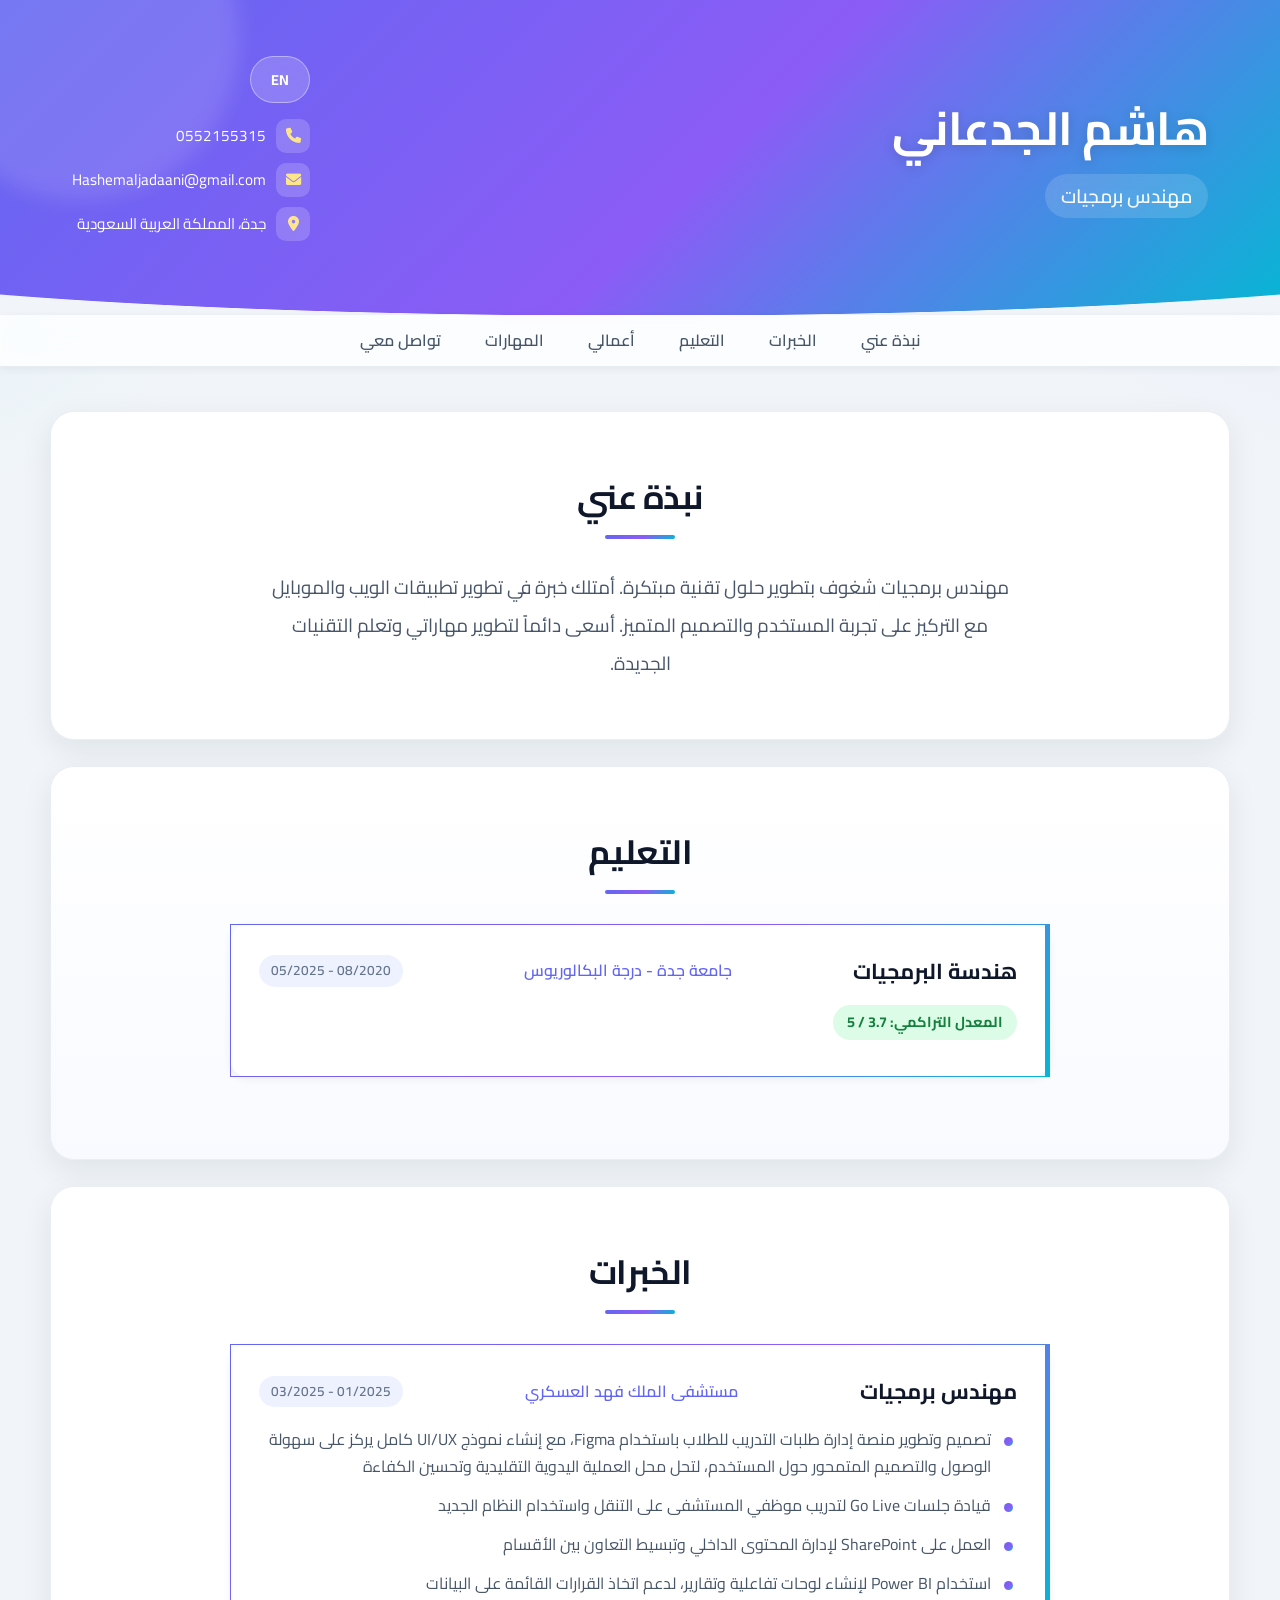
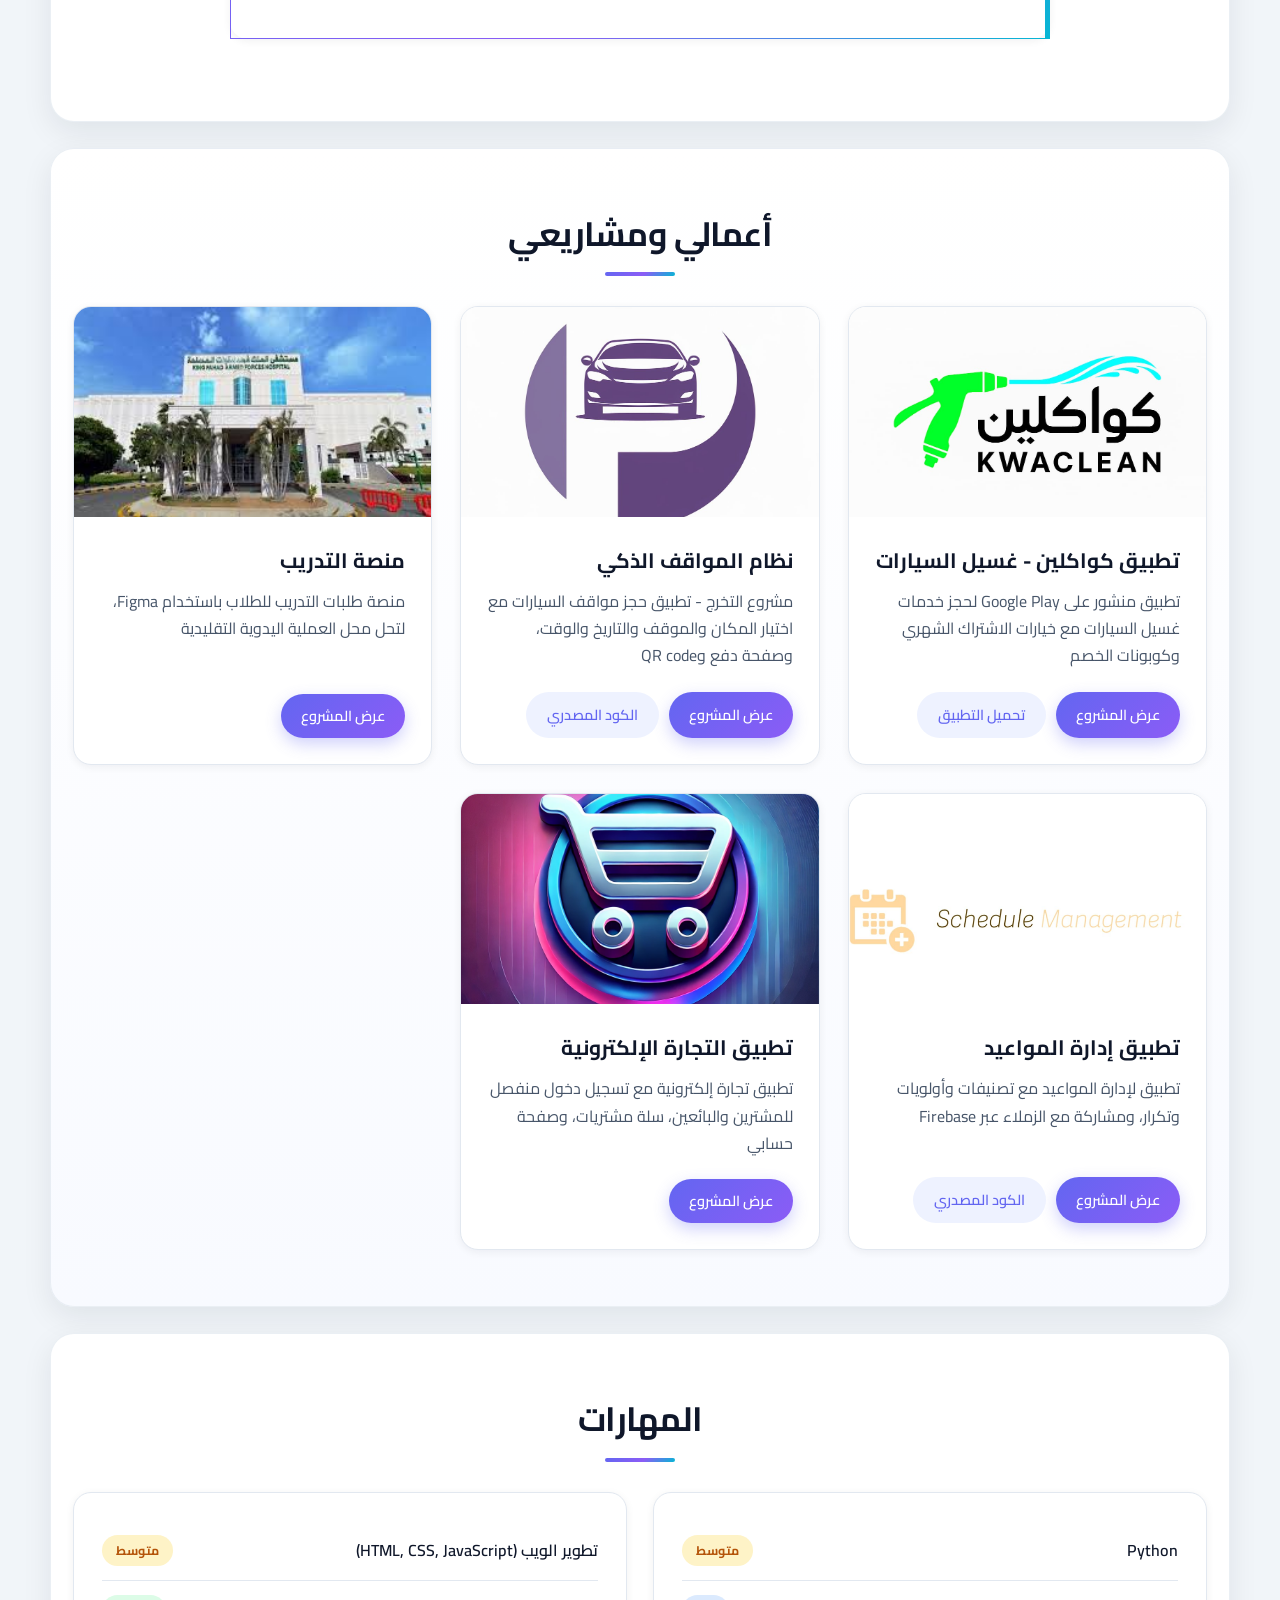
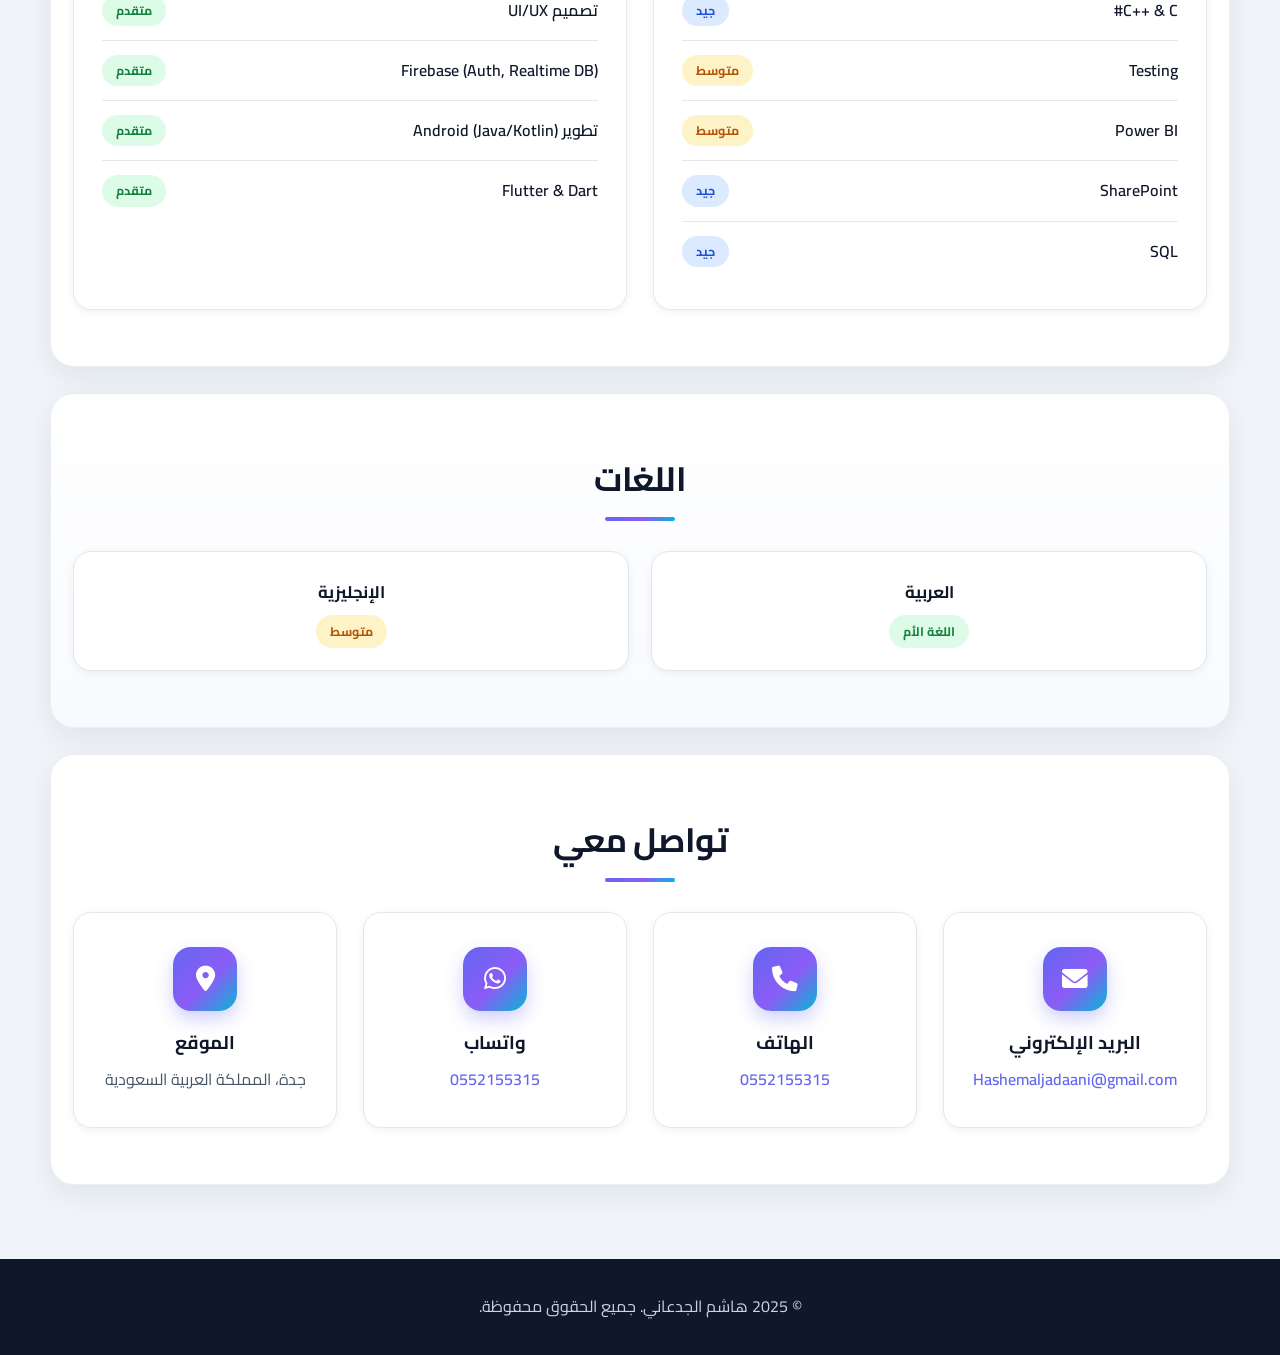
<file: index.html>
<!DOCTYPE html>
<html lang="ar" dir="rtl">
<head>
    <meta charset="UTF-8">
    <meta name="viewport" content="width=device-width, initial-scale=1.0">
    <title data-ar="هاشم الجدعاني - مهندس برمجيات" data-en="Hashim Aljadaani - Software Engineer">هاشم الجدعاني - مهندس برمجيات</title>
    <link rel="stylesheet" href="styles.css?v=2">
    <link href="https://fonts.googleapis.com/css2?family=Cairo:wght@300;400;600;700&display=swap" rel="stylesheet">
    <link rel="stylesheet" href="https://cdnjs.cloudflare.com/ajax/libs/font-awesome/6.0.0/css/all.min.css">
</head>
<body>
    <!-- Header Section -->
    <header class="header">
        <div class="container">
            <div class="header-content">
                <div class="header-left">
                    <h1 class="name" data-ar="هاشم الجدعاني" data-en="Hashim Aljadaani">هاشم الجدعاني</h1>
                    <p class="title" data-ar="مهندس برمجيات" data-en="Software Engineer">مهندس برمجيات</p>
                </div>
                <div class="header-right">
                    <div class="language-toggle">
                        <button id="langToggle" class="lang-btn">
                            <span class="lang-text" data-ar="EN" data-en="عربي">EN</span>
                        </button>
                    </div>
                    <div class="contact-info">
                        <div class="contact-item">
                            <i class="fas fa-phone"></i>
                            <a href="tel:0552155315" style="color: white; text-decoration: none;">0552155315</a>
                        </div>
                        <div class="contact-item">
                            <i class="fas fa-envelope"></i>
                            <a href="mailto:Hashemaljadaani@gmail.com" style="color: white; text-decoration: none;">Hashemaljadaani@gmail.com</a>
                        </div>
                        <div class="contact-item">
                            <i class="fas fa-map-marker-alt"></i>
                            <span data-ar="جدة، المملكة العربية السعودية" data-en="Jeddah, Saudi Arabia">جدة، المملكة العربية السعودية</span>
                        </div>
                    </div>
                </div>
            </div>
        </div>
    </header>

    <!-- Navigation -->
    <nav class="navbar">
        <div class="container">
            <ul class="nav-links">
                <li><a href="#about" class="nav-link" data-ar="نبذة عني" data-en="About">نبذة عني</a></li>
                <li><a href="#experience" class="nav-link" data-ar="الخبرات" data-en="Experience">الخبرات</a></li>
                <li><a href="#education" class="nav-link" data-ar="التعليم" data-en="Education">التعليم</a></li>
                <li><a href="#portfolio" class="nav-link" data-ar="أعمالي" data-en="Portfolio">أعمالي</a></li>
                <li><a href="#skills" class="nav-link" data-ar="المهارات" data-en="Skills">المهارات</a></li>
                <li><a href="#contact" class="nav-link" data-ar="تواصل معي" data-en="Contact">تواصل معي</a></li>
            </ul>
        </div>
    </nav>

    <!-- Main Content -->
    <main>
        <!-- About Section -->
        <section id="about" class="section">
            <div class="container">
                <h2 class="section-title" data-ar="نبذة عني" data-en="About Me">نبذة عني</h2>
                <div class="about-content">
                    <div class="about-text">
                        <p data-ar="مهندس برمجيات شغوف بتطوير حلول تقنية مبتكرة. أمتلك خبرة في تطوير تطبيقات الويب والموبايل مع التركيز على تجربة المستخدم والتصميم المتميز. أسعى دائماً لتطوير مهاراتي وتعلم التقنيات الجديدة." data-en="Passionate software engineer with expertise in developing innovative technical solutions. I have experience in web and mobile application development with a focus on user experience and excellent design. I always strive to develop my skills and learn new technologies.">مهندس برمجيات شغوف بتطوير حلول تقنية مبتكرة. أمتلك خبرة في تطوير تطبيقات الويب والموبايل مع التركيز على تجربة المستخدم والتصميم المتميز. أسعى دائماً لتطوير مهاراتي وتعلم التقنيات الجديدة.</p>
                    </div>
                </div>
            </div>
        </section>

        <!-- Education Section -->
        <section id="education" class="section">
            <div class="container">
                <h2 class="section-title" data-ar="التعليم" data-en="Education">التعليم</h2>
                <div class="timeline">
                    <div class="timeline-item">
                        <div class="timeline-content">
                            <div class="timeline-header">
                                <h3 data-ar="هندسة البرمجيات" data-en="Software Engineering">هندسة البرمجيات</h3>
                                <span class="company" data-ar="جامعة جدة - درجة البكالوريوس" data-en="Jeddah University - Bachelor's Degree">جامعة جدة - درجة البكالوريوس</span>
                                <span class="date">08/2020 - 05/2025</span>
                            </div>
                            <div class="gpa" data-ar="المعدل التراكمي: 3.7 / 5" data-en="GPA: 3.7 / 5">المعدل التراكمي: 3.7 / 5</div>
                        </div>
                    </div>
                </div>
            </div>
        </section>

        <!-- Experience Section -->
        <section id="experience" class="section">
            <div class="container">
                <h2 class="section-title" data-ar="الخبرات" data-en="Experience">الخبرات</h2>
                <div class="timeline">
                    <div class="timeline-item">
                        <div class="timeline-content">
                            <div class="timeline-header">
                                <h3 data-ar="مهندس برمجيات" data-en="Software Engineer">مهندس برمجيات</h3>
                                <span class="company" data-ar="مستشفى الملك فهد العسكري" data-en="King Fahd Military Hospital">مستشفى الملك فهد العسكري</span>
                                <span class="date">01/2025 - 03/2025</span>
                            </div>
                            <ul class="timeline-details">
                                <li data-ar="تصميم وتطوير منصة إدارة طلبات التدريب للطلاب باستخدام Figma، مع إنشاء نموذج UI/UX كامل يركز على سهولة الوصول والتصميم المتمحور حول المستخدم، لتحل محل العملية اليدوية التقليدية وتحسين الكفاءة" data-en="Design and development of a training request management platform for students using Figma, creating a complete UI/UX model focused on accessibility and user-centered design, to replace the traditional manual process and improve efficiency">تصميم وتطوير منصة إدارة طلبات التدريب للطلاب باستخدام Figma، مع إنشاء نموذج UI/UX كامل يركز على سهولة الوصول والتصميم المتمحور حول المستخدم، لتحل محل العملية اليدوية التقليدية وتحسين الكفاءة</li>
                                <li data-ar="قيادة جلسات Go Live لتدريب موظفي المستشفى على التنقل واستخدام النظام الجديد" data-en="Leading Go Live sessions to train hospital staff on navigating and using the new system">قيادة جلسات Go Live لتدريب موظفي المستشفى على التنقل واستخدام النظام الجديد</li>
                                <li data-ar="العمل على SharePoint لإدارة المحتوى الداخلي وتبسيط التعاون بين الأقسام" data-en="Working on SharePoint for internal content management and simplifying collaboration between departments">العمل على SharePoint لإدارة المحتوى الداخلي وتبسيط التعاون بين الأقسام</li>
                                <li data-ar="استخدام Power BI لإنشاء لوحات تفاعلية وتقارير، لدعم اتخاذ القرارات القائمة على البيانات" data-en="Using Power BI to create interactive dashboards and reports, supporting data-driven decision making">استخدام Power BI لإنشاء لوحات تفاعلية وتقارير، لدعم اتخاذ القرارات القائمة على البيانات</li>
                            </ul>
                        </div>
                    </div>
                </div>
            </div>
        </section>

        <!-- Portfolio Section -->
        <section id="portfolio" class="section">
            <div class="container">
                <h2 class="section-title" data-ar="أعمالي ومشاريعي" data-en="My Work & Projects">أعمالي ومشاريعي</h2>
                <div class="portfolio-grid">
                    <div class="portfolio-item">
                        <div class="portfolio-image">
                            <img src="images/projects/kawakeleen-main.jpg" alt="تطبيق كواكلين" onerror="this.src='https://via.placeholder.com/400x300/00CED1/FFFFFF?text=كواكلين+غسيل+السيارات'">
                        </div>
                        <div class="portfolio-content">
                            <h3 data-ar="تطبيق كواكلين - غسيل السيارات" data-en="Kwaclean App - Car Wash">تطبيق كواكلين - غسيل السيارات</h3>
                            <p data-ar="تطبيق منشور على Google Play لحجز خدمات غسيل السيارات مع خيارات الاشتراك الشهري وكوبونات الخصم" data-en="A published app on Google Play for booking car wash services with monthly subscription options and discount coupons">تطبيق منشور على Google Play لحجز خدمات غسيل السيارات مع خيارات الاشتراك الشهري وكوبونات الخصم</p>
                            <div class="portfolio-links">
                                <a href="project-details.html?project=kawakeleen" class="btn btn-primary" data-ar="عرض المشروع" data-en="View Project">عرض المشروع</a>
                                <a href="https://play.google.com/store/apps/details?id=com.kwaclean.app&pcampaignid=web_share" target="_blank" class="btn btn-secondary" data-ar="تحميل التطبيق" data-en="Download App">تحميل التطبيق</a>
                            </div>
                        </div>
                    </div>

                    <div class="portfolio-item">
                        <div class="portfolio-image">
                            <img src="images/projects/parking-main.jpg" alt="نظام المواقف الذكي" onerror="this.src='https://via.placeholder.com/400x300/50C878/FFFFFF?text=نظام+المواقف+الذكي'">
                        </div>
                        <div class="portfolio-content">
                            <h3 data-ar="نظام المواقف الذكي" data-en="Smart Parking System">نظام المواقف الذكي</h3>
                            <p data-ar="مشروع التخرج - تطبيق حجز مواقف السيارات مع اختيار المكان والموقف والتاريخ والوقت، وصفحة دفع وQR code" data-en="Graduation project - Car parking reservation app with location, spot, date and time selection, payment page and QR code">مشروع التخرج - تطبيق حجز مواقف السيارات مع اختيار المكان والموقف والتاريخ والوقت، وصفحة دفع وQR code</p>
                            <div class="portfolio-links">
                                <a href="project-details.html?project=parking" class="btn btn-primary" data-ar="عرض المشروع" data-en="View Project">عرض المشروع</a>
                                <a href="https://github.com/Hashemaljadani/CarParkingApp" target="_blank" class="btn btn-secondary" data-ar="الكود المصدري" data-en="Source Code">الكود المصدري</a>
                            </div>
                        </div>
                    </div>

                    <div class="portfolio-item">
                        <div class="portfolio-image">
                            <img src="images/projects/training-main.jpg" alt="منصة التدريب" onerror="this.src='https://via.placeholder.com/400x300/9B59B6/FFFFFF?text=منصة+التدريب'">
                        </div>
                        <div class="portfolio-content">
                            <h3 data-ar="منصة التدريب" data-en="Training Platform">منصة التدريب</h3>
                            <p data-ar="منصة طلبات التدريب للطلاب باستخدام Figma، لتحل محل العملية اليدوية التقليدية" data-en="Training request platform for students using Figma, to replace the traditional manual process">منصة طلبات التدريب للطلاب باستخدام Figma، لتحل محل العملية اليدوية التقليدية</p>
                            <div class="portfolio-links">
                                <a href="project-details.html?project=training" class="btn btn-primary" data-ar="عرض المشروع" data-en="View Project">عرض المشروع</a>
                            </div>
                        </div>
                    </div>

                    <div class="portfolio-item">
                        <div class="portfolio-image">
                            <img src="images/projects/appointments-main.jpg" alt="تطبيق إدارة المواعيد" onerror="this.src='https://via.placeholder.com/400x300/FF8C00/FFFFFF?text=إدارة+المواعيد'">
                        </div>
                        <div class="portfolio-content">
                            <h3 data-ar="تطبيق إدارة المواعيد" data-en="Appointment Management App">تطبيق إدارة المواعيد</h3>
                            <p data-ar="تطبيق لإدارة المواعيد مع تصنيفات وأولويات وتكرار، ومشاركة مع الزملاء عبر Firebase" data-en="App for managing appointments with categories, priorities, repetition, and sharing with colleagues via Firebase">تطبيق لإدارة المواعيد مع تصنيفات وأولويات وتكرار، ومشاركة مع الزملاء عبر Firebase</p>
                            <div class="portfolio-links">
                                <a href="project-details.html?project=appointments" class="btn btn-primary" data-ar="عرض المشروع" data-en="View Project">عرض المشروع</a>
                                <a href="https://github.com/Hashemaljadani/ScheduleManagment" target="_blank" class="btn btn-secondary" data-ar="الكود المصدري" data-en="Source Code">الكود المصدري</a>
                            </div>
                        </div>
                    </div>

                    <div class="portfolio-item">
                        <div class="portfolio-image">
                            <img src="images/projects/ecommerce-main.webp" alt="تطبيق التجارة الإلكترونية" onerror="this.src='https://via.placeholder.com/400x300/4A90E2/FFFFFF?text=تطبيق+التجارة+الإلكترونية'">
                        </div>
                        <div class="portfolio-content">
                            <h3 data-ar="تطبيق التجارة الإلكترونية" data-en="E-commerce Application">تطبيق التجارة الإلكترونية</h3>
                            <p data-ar="تطبيق تجارة إلكترونية مع تسجيل دخول منفصل للمشترين والبائعين، سلة مشتريات، وصفحة حسابي" data-en="E-commerce application with separate login for buyers and sellers, shopping cart, and account page">تطبيق تجارة إلكترونية مع تسجيل دخول منفصل للمشترين والبائعين، سلة مشتريات، وصفحة حسابي</p>
                            <div class="portfolio-links">
                                <a href="project-details.html?project=ecommerce" class="btn btn-primary" data-ar="عرض المشروع" data-en="View Project">عرض المشروع</a>
                            </div>
                        </div>
                    </div>
                </div>
            </div>
        </section>

        <!-- Skills Section -->
        <section id="skills" class="section">
            <div class="container">
                <h2 class="section-title" data-ar="المهارات" data-en="Skills">المهارات</h2>
                <div class="skills-grid">
                    <div class="skills-column">
                        <div class="skill-item">
                            <span class="skill-name">Python</span>
                            <span class="skill-level intermediate" data-ar="متوسط" data-en="Intermediate">متوسط</span>
                        </div>
                        <div class="skill-item">
                            <span class="skill-name">C++ & C#</span>
                            <span class="skill-level basic" data-ar="جيد" data-en="Good">جيد</span>
                        </div>
                        <div class="skill-item">
                            <span class="skill-name">Testing</span>
                            <span class="skill-level intermediate" data-ar="متوسط" data-en="Intermediate">متوسط</span>
                        </div>
                        <div class="skill-item">
                            <span class="skill-name">Power BI</span>
                            <span class="skill-level intermediate" data-ar="متوسط" data-en="Intermediate">متوسط</span>
                        </div>
                        <div class="skill-item">
                            <span class="skill-name">SharePoint</span>
                            <span class="skill-level basic" data-ar="جيد" data-en="Good">جيد</span>
                        </div>
                        <div class="skill-item">
                            <span class="skill-name">SQL</span>
                            <span class="skill-level basic" data-ar="جيد" data-en="Good">جيد</span>
                        </div>
                    </div>
                    <div class="skills-column">
                        <div class="skill-item">
                            <span class="skill-name" data-ar="تطوير الويب (HTML, CSS, JavaScript)" data-en="Web Development (HTML, CSS, JavaScript)">تطوير الويب (HTML, CSS, JavaScript)</span>
                            <span class="skill-level intermediate" data-ar="متوسط" data-en="Intermediate">متوسط</span>
                        </div>
                        <div class="skill-item">
                            <span class="skill-name" data-ar="تصميم UI/UX" data-en="UI/UX Design">تصميم UI/UX</span>
                            <span class="skill-level advanced" data-ar="متقدم" data-en="Advanced">متقدم</span>
                        </div>
                        <div class="skill-item">
                            <span class="skill-name">Firebase (Auth, Realtime DB)</span>
                            <span class="skill-level advanced" data-ar="متقدم" data-en="Advanced">متقدم</span>
                        </div>
                        <div class="skill-item">
                            <span class="skill-name" data-ar="تطوير Android (Java/Kotlin)" data-en="Android Development (Java/Kotlin)">تطوير Android (Java/Kotlin)</span>
                            <span class="skill-level advanced" data-ar="متقدم" data-en="Advanced">متقدم</span>
                        </div>
                        <div class="skill-item">
                            <span class="skill-name">Flutter & Dart</span>
                            <span class="skill-level advanced" data-ar="متقدم" data-en="Advanced">متقدم</span>
                        </div>
                    </div>
                </div>
            </div>
        </section>

        <!-- Languages Section -->
        <section id="languages" class="section">
            <div class="container">
                <h2 class="section-title" data-ar="اللغات" data-en="Languages">اللغات</h2>
                <div class="languages-grid">
                    <div class="language-item">
                        <span class="language-name" data-ar="العربية" data-en="Arabic">العربية</span>
                        <span class="language-level native" data-ar="اللغة الأم" data-en="Native">اللغة الأم</span>
                    </div>
                    <div class="language-item">
                        <span class="language-name" data-ar="الإنجليزية" data-en="English">الإنجليزية</span>
                        <span class="language-level intermediate" data-ar="متوسط" data-en="Intermediate">متوسط</span>
                    </div>
                </div>
            </div>
        </section>

        <!-- Contact Section -->
        <section id="contact" class="section">
            <div class="container">
                <h2 class="section-title" data-ar="تواصل معي" data-en="Contact Me">تواصل معي</h2>
                <div class="contact-grid">
                    <div class="contact-card">
                        <i class="fas fa-envelope"></i>
                        <h3 data-ar="البريد الإلكتروني" data-en="Email">البريد الإلكتروني</h3>
                        <p><a href="mailto:Hashemaljadaani@gmail.com" style="color: #667eea; text-decoration: none;">Hashemaljadaani@gmail.com</a></p>
                    </div>
                    <div class="contact-card">
                        <i class="fas fa-phone"></i>
                        <h3 data-ar="الهاتف" data-en="Phone">الهاتف</h3>
                        <p><a href="tel:0552155315" style="color: #667eea; text-decoration: none;">0552155315</a></p>
                    </div>
                    <div class="contact-card">
                        <i class="fab fa-whatsapp"></i>
                        <h3 data-ar="واتساب" data-en="WhatsApp">واتساب</h3>
                        <p><a href="https://wa.me/966552155315" target="_blank" style="color: #667eea; text-decoration: none;">0552155315</a></p>
                    </div>
                    <div class="contact-card">
                        <i class="fas fa-map-marker-alt"></i>
                        <h3 data-ar="الموقع" data-en="Location">الموقع</h3>
                        <p data-ar="جدة، المملكة العربية السعودية" data-en="Jeddah, Saudi Arabia">جدة، المملكة العربية السعودية</p>
                    </div>
                </div>
            </div>
        </section>
    </main>

    <!-- Footer -->
    <footer class="footer">
        <div class="container">
            <p data-ar="&copy; 2025 هاشم الجدعاني. جميع الحقوق محفوظة." data-en="&copy; 2025 Hashim Aljadaani. All rights reserved.">&copy; 2025 هاشم الجدعاني. جميع الحقوق محفوظة.</p>
        </div>
    </footer>

    <script src="script.js"></script>
</body>
</html>
</file>
<file: styles.css>
/* ===== Design System / Tokens ===== */
:root {
    --brand-1: #6366f1;
    --brand-2: #8b5cf6;
    --brand-3: #06b6d4;
    --grad: linear-gradient(135deg, #6366f1 0%, #8b5cf6 55%, #06b6d4 100%);
    --grad-soft: linear-gradient(135deg, #6366f1 0%, #8b5cf6 100%);
    --ink: #0f172a;
    --ink-soft: #475569;
    --muted: #64748b;
    --line: #e2e8f0;
    --bg: #f1f5f9;
    --card: #ffffff;
    --radius: 18px;
    --radius-sm: 12px;
    --shadow-sm: 0 2px 8px rgba(15, 23, 42, 0.06);
    --shadow: 0 10px 30px rgba(15, 23, 42, 0.08);
    --shadow-lg: 0 24px 50px rgba(99, 102, 241, 0.18);
    --ease: cubic-bezier(0.22, 1, 0.36, 1);
}

/* ===== Reset ===== */
* { margin: 0; padding: 0; box-sizing: border-box; }

html { scroll-behavior: smooth; }

body {
    font-family: 'Cairo', sans-serif;
    line-height: 1.7;
    color: var(--ink);
    background: var(--bg);
    background-image:
        radial-gradient(60rem 60rem at 110% -10%, rgba(99, 102, 241, 0.10), transparent 60%),
        radial-gradient(50rem 50rem at -10% 10%, rgba(6, 182, 212, 0.08), transparent 55%);
    background-attachment: fixed;
    -webkit-font-smoothing: antialiased;
}

.container { max-width: 1180px; margin: 0 auto; padding: 0 22px; }

::selection { background: rgba(99, 102, 241, 0.25); }

/* ===== Header ===== */
.header {
    background: var(--grad);
    color: white;
    padding: 56px 0 64px;
    position: relative;
    overflow: hidden;
}

.header::after {
    content: '';
    position: absolute;
    inset: auto 0 -1px 0;
    height: 70px;
    background: var(--bg);
    -webkit-mask: radial-gradient(70% 100% at 50% 0, transparent 99%, #000) ;
            mask: radial-gradient(70% 100% at 50% 0, transparent 99%, #000);
}

.header::before {
    content: '';
    position: absolute;
    width: 320px; height: 320px;
    top: -120px; left: -80px;
    background: rgba(255, 255, 255, 0.12);
    border-radius: 50%;
    filter: blur(10px);
}

.header-content {
    display: flex;
    justify-content: space-between;
    align-items: center;
    flex-wrap: wrap;
    gap: 24px;
    position: relative;
    z-index: 1;
}

.header-left .name {
    font-size: 2.9rem;
    font-weight: 700;
    margin-bottom: 6px;
    letter-spacing: -0.5px;
    text-shadow: 0 2px 12px rgba(0, 0, 0, 0.15);
}

.header-left .title {
    font-size: 1.2rem;
    opacity: 0.95;
    font-weight: 600;
    display: inline-flex;
    align-items: center;
    gap: 8px;
    background: rgba(255, 255, 255, 0.15);
    padding: 6px 16px;
    border-radius: 999px;
    backdrop-filter: blur(8px);
}

.contact-info { text-align: right; }

.contact-item {
    display: flex;
    align-items: center;
    gap: 10px;
    margin-bottom: 10px;
    font-size: 0.95rem;
    transition: transform 0.25s var(--ease);
}

.contact-item:hover { transform: translateX(-4px); }
html[lang="en"] .contact-item:hover { transform: translateX(4px); }

.contact-item a { color: #fff; text-decoration: none; }
.contact-item a:hover { text-decoration: underline; }

.contact-item i {
    width: 34px; height: 34px;
    display: inline-flex;
    align-items: center;
    justify-content: center;
    background: rgba(255, 255, 255, 0.18);
    border-radius: 10px;
    color: #fde68a;
}

/* ===== Language Toggle ===== */
.language-toggle { margin-bottom: 16px; }

.lang-btn {
    background: rgba(255, 255, 255, 0.18);
    border: 1.5px solid rgba(255, 255, 255, 0.4);
    color: white;
    padding: 9px 20px;
    border-radius: 999px;
    cursor: pointer;
    font-weight: 700;
    font-size: 0.9rem;
    transition: all 0.3s var(--ease);
    backdrop-filter: blur(10px);
}

.lang-btn:hover {
    background: rgba(255, 255, 255, 0.95);
    color: var(--brand-1);
    transform: translateY(-2px);
    box-shadow: 0 8px 18px rgba(0, 0, 0, 0.18);
}

.lang-text { font-family: 'Cairo', sans-serif; }

/* ===== Navigation ===== */
.navbar {
    background: rgba(255, 255, 255, 0.8);
    backdrop-filter: saturate(180%) blur(14px);
    box-shadow: var(--shadow-sm);
    border-bottom: 1px solid rgba(226, 232, 240, 0.8);
    position: sticky;
    top: 0;
    z-index: 1000;
    transition: transform 0.35s var(--ease);
}

.navbar.navbar-hidden { transform: translateY(-100%); }

.nav-links {
    display: flex;
    list-style: none;
    justify-content: center;
    flex-wrap: wrap;
    gap: 8px;
    padding: 12px 0;
}

.nav-link {
    text-decoration: none;
    color: var(--ink-soft);
    font-weight: 600;
    padding: 9px 18px;
    border-radius: 999px;
    transition: all 0.28s var(--ease);
    position: relative;
}

.nav-link:hover {
    background: var(--grad-soft);
    color: white;
    transform: translateY(-2px);
    box-shadow: 0 8px 18px rgba(99, 102, 241, 0.3);
}

/* ===== Sections ===== */
main { padding: 18px 0; }

.section {
    padding: 56px 0;
    background: var(--card);
    margin: 26px auto;
    max-width: 1180px;
    border-radius: 24px;
    box-shadow: var(--shadow);
    border: 1px solid rgba(226, 232, 240, 0.7);
}

.section:nth-child(even) { background: linear-gradient(180deg, #ffffff, #f8faff); }

.section-title {
    text-align: center;
    font-size: 2.1rem;
    font-weight: 700;
    margin-bottom: 44px;
    color: var(--ink);
    position: relative;
    letter-spacing: -0.5px;
}

.section-title::after {
    content: '';
    position: absolute;
    bottom: -14px;
    left: 50%;
    transform: translateX(-50%);
    width: 70px;
    height: 4px;
    background: var(--grad);
    border-radius: 4px;
}

/* ===== About ===== */
.about-content { max-width: 760px; margin: 0 auto; text-align: center; }

.about-text p {
    font-size: 1.18rem;
    line-height: 2;
    color: var(--ink-soft);
}

/* ===== Timeline ===== */
.timeline {
    max-width: 820px;
    margin: 0 auto;
    position: relative;
}

.timeline-item { margin-bottom: 26px; position: relative; }

.timeline-content {
    background: var(--card);
    padding: 28px;
    border-radius: var(--radius);
    box-shadow: var(--shadow-sm);
    border: 1px solid var(--line);
    border-right: 5px solid transparent;
    border-image: var(--grad) 1;
    transition: transform 0.3s var(--ease), box-shadow 0.3s var(--ease);
}

.timeline-content:hover { transform: translateY(-4px); box-shadow: var(--shadow); }

.timeline-header {
    display: flex;
    justify-content: space-between;
    align-items: center;
    margin-bottom: 16px;
    flex-wrap: wrap;
    gap: 10px;
}

.timeline-header h3 { font-size: 1.35rem; font-weight: 700; color: var(--ink); }

.company { color: var(--brand-1); font-weight: 600; }

.date {
    color: var(--muted);
    font-size: 0.85rem;
    background: #eef2ff;
    padding: 4px 12px;
    border-radius: 999px;
    font-weight: 600;
}

.gpa {
    color: #15803d;
    font-weight: 700;
    margin-bottom: 8px;
    background: #dcfce7;
    display: inline-block;
    padding: 5px 14px;
    border-radius: 999px;
    font-size: 0.9rem;
}

.timeline-details { list-style: none; margin-top: 6px; }

.timeline-details li {
    margin-bottom: 12px;
    padding-right: 26px;
    position: relative;
    color: var(--ink-soft);
}

.timeline-details li::before {
    content: '';
    position: absolute;
    right: 4px; top: 11px;
    width: 9px; height: 9px;
    border-radius: 50%;
    background: var(--grad);
}

/* ===== Portfolio ===== */
.portfolio-grid {
    display: grid;
    grid-template-columns: repeat(auto-fit, minmax(330px, 1fr));
    gap: 28px;
    margin-top: 40px;
}

.portfolio-item {
    background: var(--card);
    border-radius: var(--radius);
    overflow: hidden;
    box-shadow: var(--shadow-sm);
    border: 1px solid var(--line);
    transition: transform 0.35s var(--ease), box-shadow 0.35s var(--ease);
    display: flex;
    flex-direction: column;
}

.portfolio-item:hover {
    transform: translateY(-10px);
    box-shadow: var(--shadow-lg);
    border-color: rgba(99, 102, 241, 0.35);
}

.portfolio-image { height: 210px; overflow: hidden; position: relative; }

.portfolio-image::after {
    content: '';
    position: absolute;
    inset: 0;
    background: linear-gradient(180deg, transparent 55%, rgba(15, 23, 42, 0.35));
    opacity: 0;
    transition: opacity 0.35s var(--ease);
}

.portfolio-item:hover .portfolio-image::after { opacity: 1; }

.portfolio-image img {
    width: 100%; height: 100%;
    object-fit: cover;
    transition: transform 0.5s var(--ease);
}

.portfolio-item:hover .portfolio-image img { transform: scale(1.08); }

.portfolio-content { padding: 26px; display: flex; flex-direction: column; flex: 1; }

.portfolio-content h3 { font-size: 1.3rem; font-weight: 700; margin-bottom: 10px; color: var(--ink); }

.portfolio-content p { color: var(--ink-soft); margin-bottom: 22px; line-height: 1.7; flex: 1; }

.portfolio-links { display: flex; gap: 10px; flex-wrap: wrap; }

/* ===== Buttons ===== */
.btn {
    padding: 10px 20px;
    border-radius: 999px;
    text-decoration: none;
    font-weight: 600;
    transition: all 0.3s var(--ease);
    border: none;
    cursor: pointer;
    font-size: 0.9rem;
    display: inline-flex;
    align-items: center;
    gap: 6px;
}

.btn-primary { background: var(--grad-soft); color: white; box-shadow: 0 6px 16px rgba(99, 102, 241, 0.3); }
.btn-primary:hover { transform: translateY(-3px); box-shadow: 0 12px 24px rgba(99, 102, 241, 0.4); }

.btn-secondary { background: #eef2ff; color: var(--brand-1); border: 1.5px solid transparent; }
.btn-secondary:hover { background: var(--brand-1); color: white; transform: translateY(-3px); }

/* ===== Skills ===== */
.skills-grid {
    display: grid;
    grid-template-columns: repeat(auto-fit, minmax(300px, 1fr));
    gap: 26px;
    margin-top: 40px;
}

.skills-column {
    background: var(--card);
    padding: 28px;
    border-radius: var(--radius);
    box-shadow: var(--shadow-sm);
    border: 1px solid var(--line);
}

.skill-item {
    display: flex;
    justify-content: space-between;
    align-items: center;
    padding: 14px 0;
    border-bottom: 1px solid var(--line);
}

.skill-item:last-child { border-bottom: none; }

.skill-name { font-weight: 600; color: var(--ink); }

.skill-level {
    padding: 5px 14px;
    border-radius: 999px;
    font-size: 0.78rem;
    font-weight: 700;
}

.basic { background: #dbeafe; color: #1d4ed8; }
.intermediate { background: #fef3c7; color: #b45309; }
.advanced { background: #dcfce7; color: #15803d; }

/* ===== Languages ===== */
.languages-grid {
    display: grid;
    grid-template-columns: repeat(auto-fit, minmax(200px, 1fr));
    gap: 22px;
    margin-top: 40px;
}

.language-item {
    background: var(--card);
    padding: 26px;
    border-radius: var(--radius);
    box-shadow: var(--shadow-sm);
    border: 1px solid var(--line);
    text-align: center;
    transition: transform 0.3s var(--ease);
}

.language-item:hover { transform: translateY(-5px); box-shadow: var(--shadow); }

.language-name { display: block; font-weight: 700; color: var(--ink); margin-bottom: 10px; font-size: 1.05rem; }

.language-level { padding: 5px 14px; border-radius: 999px; font-size: 0.78rem; font-weight: 700; }

.native { background: #dcfce7; color: #15803d; }

/* ===== Contact ===== */
.contact-grid {
    display: grid;
    grid-template-columns: repeat(auto-fit, minmax(240px, 1fr));
    gap: 26px;
    margin-top: 40px;
}

.contact-card {
    background: var(--card);
    padding: 34px 26px;
    border-radius: var(--radius);
    box-shadow: var(--shadow-sm);
    border: 1px solid var(--line);
    text-align: center;
    transition: transform 0.3s var(--ease), box-shadow 0.3s var(--ease);
}

.contact-card:hover { transform: translateY(-7px); box-shadow: var(--shadow-lg); border-color: rgba(99, 102, 241, 0.3); }

.contact-card i {
    font-size: 1.6rem;
    color: white;
    margin-bottom: 16px;
    width: 64px; height: 64px;
    display: inline-flex;
    align-items: center;
    justify-content: center;
    background: var(--grad);
    border-radius: 18px;
    box-shadow: 0 8px 18px rgba(99, 102, 241, 0.3);
}

.contact-card h3 { font-size: 1.15rem; font-weight: 700; margin-bottom: 8px; color: var(--ink); }

.contact-card p { color: var(--ink-soft); font-size: 1rem; }
.contact-card a { color: var(--brand-1) !important; text-decoration: none; font-weight: 600; }
.contact-card a:hover { text-decoration: underline; }

/* ===== Footer ===== */
.footer {
    background: var(--ink);
    color: #cbd5e1;
    text-align: center;
    padding: 34px 0;
    margin-top: 30px;
}

/* ===== Responsive ===== */
@media (max-width: 768px) {
    .header { padding: 40px 0 50px; }
    .header-content { flex-direction: column; text-align: center; }
    .contact-info { text-align: center; }
    .contact-item { justify-content: center; }
    .header-left .name { font-size: 2.2rem; }
    .nav-links { gap: 6px; }
    .nav-link { padding: 7px 13px; font-size: 0.9rem; }
    .portfolio-grid, .skills-grid { grid-template-columns: 1fr; }
    .timeline-header { flex-direction: column; align-items: flex-start; }
    .portfolio-links { justify-content: center; }
    .section { padding: 44px 0; margin: 18px 14px; }
}

@media (max-width: 480px) {
    .header-left .name { font-size: 1.9rem; }
    .section-title { font-size: 1.6rem; }
    .container { padding: 0 16px; }
}

/* ===== Scroll reveal ===== */
.section { opacity: 0; transform: translateY(28px); animation: fadeInUp 0.8s var(--ease) forwards; }

@keyframes fadeInUp { to { opacity: 1; transform: translateY(0); } }

@media (prefers-reduced-motion: reduce) {
    * { animation: none !important; transition: none !important; scroll-behavior: auto !important; }
    .section { opacity: 1; transform: none; }
}

/* ===== Loading spinner ===== */
.loading {
    display: inline-block;
    width: 20px; height: 20px;
    border: 3px solid #e2e8f0;
    border-top: 3px solid var(--brand-1);
    border-radius: 50%;
    animation: spin 1s linear infinite;
}

@keyframes spin { 0% { transform: rotate(0deg); } 100% { transform: rotate(360deg); } }

/* ===== Project Details Page ===== */
.project-details { max-width: 1000px; margin: 0 auto; padding: 2.5rem 0; }

.project-header { text-align: center; margin-bottom: 3rem; }

.project-type {
    display: inline-block;
    background: var(--grad-soft);
    color: white;
    padding: 0.5rem 1.1rem;
    border-radius: 999px;
    font-size: 0.9rem;
    margin: 0 0.4rem;
    font-weight: 600;
}

.project-duration {
    display: inline-block;
    background: #eef2ff;
    color: var(--brand-1);
    padding: 0.5rem 1.1rem;
    border-radius: 999px;
    font-size: 0.9rem;
    margin: 0 0.4rem;
    font-weight: 600;
}

.project-image { text-align: center; margin-bottom: 3rem; }

.project-image img { max-width: 100%; height: auto; border-radius: var(--radius); box-shadow: var(--shadow); }

.project-content { display: grid; gap: 1.8rem; }

.project-description,
.project-features,
.project-technologies {
    background: var(--card);
    padding: 2rem;
    border-radius: var(--radius);
    box-shadow: var(--shadow-sm);
    border: 1px solid var(--line);
}

.project-content h3 { color: var(--ink); margin-bottom: 1rem; font-size: 1.3rem; font-weight: 700; }

.project-content p { color: var(--ink-soft); line-height: 1.8; }

.project-content ul { list-style: none; padding: 0; }

.project-content li {
    color: var(--ink-soft);
    padding: 0.6rem 0;
    border-bottom: 1px solid var(--line);
    position: relative;
    padding-right: 1.8rem;
}

.project-content li:before {
    content: "✓";
    color: #15803d;
    font-weight: bold;
    position: absolute;
    right: 0;
}

.tech-tags { display: flex; flex-wrap: wrap; gap: 0.6rem; }

.tech-tag {
    background: var(--grad-soft);
    color: white;
    padding: 0.5rem 1.1rem;
    border-radius: 999px;
    font-size: 0.88rem;
    display: inline-block;
    font-weight: 600;
}

.project-links {
    background: var(--card);
    padding: 2rem;
    border-radius: var(--radius);
    box-shadow: var(--shadow-sm);
    border: 1px solid var(--line);
    margin-top: 2rem;
}

.project-links h3 { color: var(--ink); margin-bottom: 1rem; font-size: 1.5rem; font-weight: 700; }

.link-buttons { display: flex; gap: 1rem; flex-wrap: wrap; }

.link-buttons .btn {
    display: inline-flex;
    align-items: center;
    gap: 0.5rem;
    padding: 0.8rem 1.6rem;
    border-radius: 999px;
    text-decoration: none;
    font-weight: 600;
    transition: all 0.3s var(--ease);
    border: none;
    cursor: pointer;
}

.link-buttons .btn-secondary { background: var(--grad-soft); color: white; }
.link-buttons .btn-secondary:hover { transform: translateY(-3px); box-shadow: 0 10px 20px rgba(99, 102, 241, 0.35); }
.link-buttons .btn i { font-size: 1.1rem; }

/* ===== Project Gallery ===== */
.project-gallery {
    background: var(--card);
    padding: 2rem;
    border-radius: var(--radius);
    box-shadow: var(--shadow-sm);
    border: 1px solid var(--line);
}

.gallery-grid {
    display: grid;
    grid-template-columns: repeat(auto-fit, minmax(200px, 1fr));
    gap: 1rem;
    margin-top: 1rem;
}

.gallery-item {
    border-radius: var(--radius);
    overflow: hidden;
    box-shadow: var(--shadow-sm);
    transition: transform 0.3s var(--ease), box-shadow 0.3s var(--ease);
    aspect-ratio: 3/4;
    cursor: pointer;
    position: relative;
}

.gallery-item:hover { transform: scale(1.05); box-shadow: var(--shadow); }

.gallery-item img { width: 100%; height: 100%; object-fit: cover; display: block; }

.project-details[data-project="training"] .gallery-item { aspect-ratio: 1/1; }
.project-details[data-project="training"] .gallery-item img { object-fit: cover; }

@media (min-width: 1440px) {
    .gallery-grid { grid-template-columns: repeat(auto-fit, minmax(250px, 1fr)); gap: 1.5rem; }
    .gallery-item { aspect-ratio: 4/5; }
    .project-details[data-project="training"] .gallery-item { aspect-ratio: 1/1; }
}

@media (max-width: 480px) {
    .gallery-grid { grid-template-columns: repeat(auto-fit, minmax(150px, 1fr)); gap: 0.8rem; }
    .gallery-item { aspect-ratio: 2/3; }
    .project-details[data-project="training"] .gallery-item { aspect-ratio: 1/1; }
}

/* ===== Image Modal ===== */
.image-modal {
    display: none;
    position: fixed;
    z-index: 10000;
    left: 0; top: 0;
    width: 100%; height: 100%;
    background-color: rgba(0, 0, 0, 0.9);
    backdrop-filter: blur(5px);
}

.modal-content {
    position: absolute;
    top: 50%; left: 50%;
    transform: translate(-50%, -50%);
    max-width: 90%; max-height: 90%;
    border-radius: var(--radius);
    overflow: hidden;
    box-shadow: 0 20px 40px rgba(0, 0, 0, 0.3);
}

.modal-content img { width: 100%; height: auto; display: block; }

.close-modal {
    position: absolute;
    top: 20px; right: 30px;
    color: white;
    font-size: 40px;
    font-weight: bold;
    cursor: pointer;
    z-index: 10001;
    background: rgba(0, 0, 0, 0.5);
    border-radius: 50%;
    width: 50px; height: 50px;
    display: flex;
    align-items: center;
    justify-content: center;
    transition: background 0.3s ease;
}

.close-modal:hover { background: rgba(0, 0, 0, 0.8); }

/* ===== RTL/LTR Language Support ===== */
html[lang="en"] { direction: ltr; }
html[lang="en"] .header-content { flex-direction: row-reverse; }
html[lang="en"] .header-right { text-align: left; }
html[lang="en"] .contact-info { text-align: left; }
html[lang="en"] .contact-item { flex-direction: row-reverse; }
html[lang="en"] .nav-links { flex-direction: row-reverse; }
html[lang="en"] .timeline-content { border-right: 1px solid var(--line); border-left: 5px solid transparent; }
html[lang="en"] .timeline-details li { padding-right: 0; padding-left: 26px; }
html[lang="en"] .timeline-details li::before { right: auto; left: 4px; }
html[lang="en"] .skill-item { flex-direction: row-reverse; }
html[lang="en"] .portfolio-links { flex-direction: row-reverse; }
html[lang="en"] .link-buttons { flex-direction: row-reverse; }

@media (max-width: 768px) {
    .project-details { padding: 1rem; }
    .project-header { margin-bottom: 2rem; }
    .project-content { gap: 1rem; }
    .project-description, .project-features, .project-technologies { padding: 1.5rem; }
    .tech-tags { justify-content: center; }
    .gallery-grid { grid-template-columns: repeat(auto-fit, minmax(150px, 1fr)); gap: 0.8rem; }
    .project-links { padding: 1.5rem; }
    .link-buttons { justify-content: center; }
    .link-buttons .btn { padding: 0.6rem 1.2rem; font-size: 0.9rem; }
}
</file>
